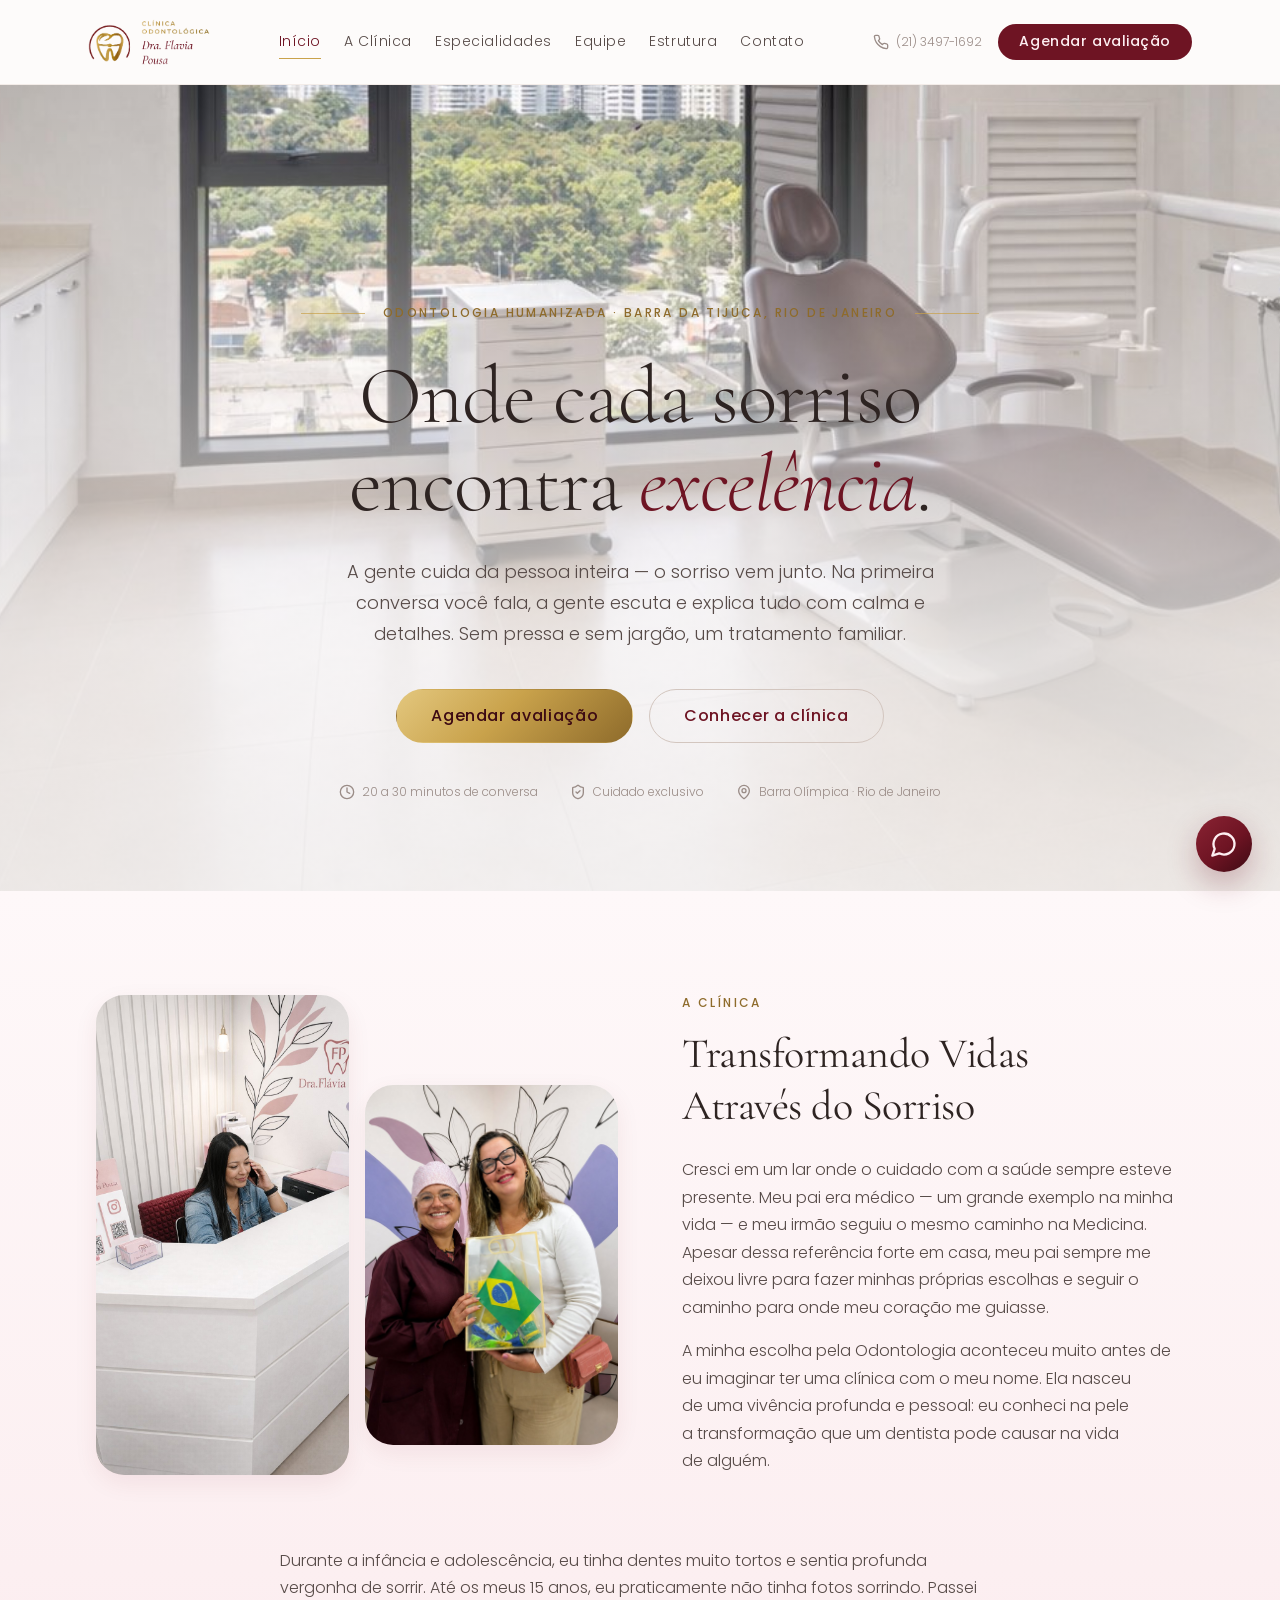
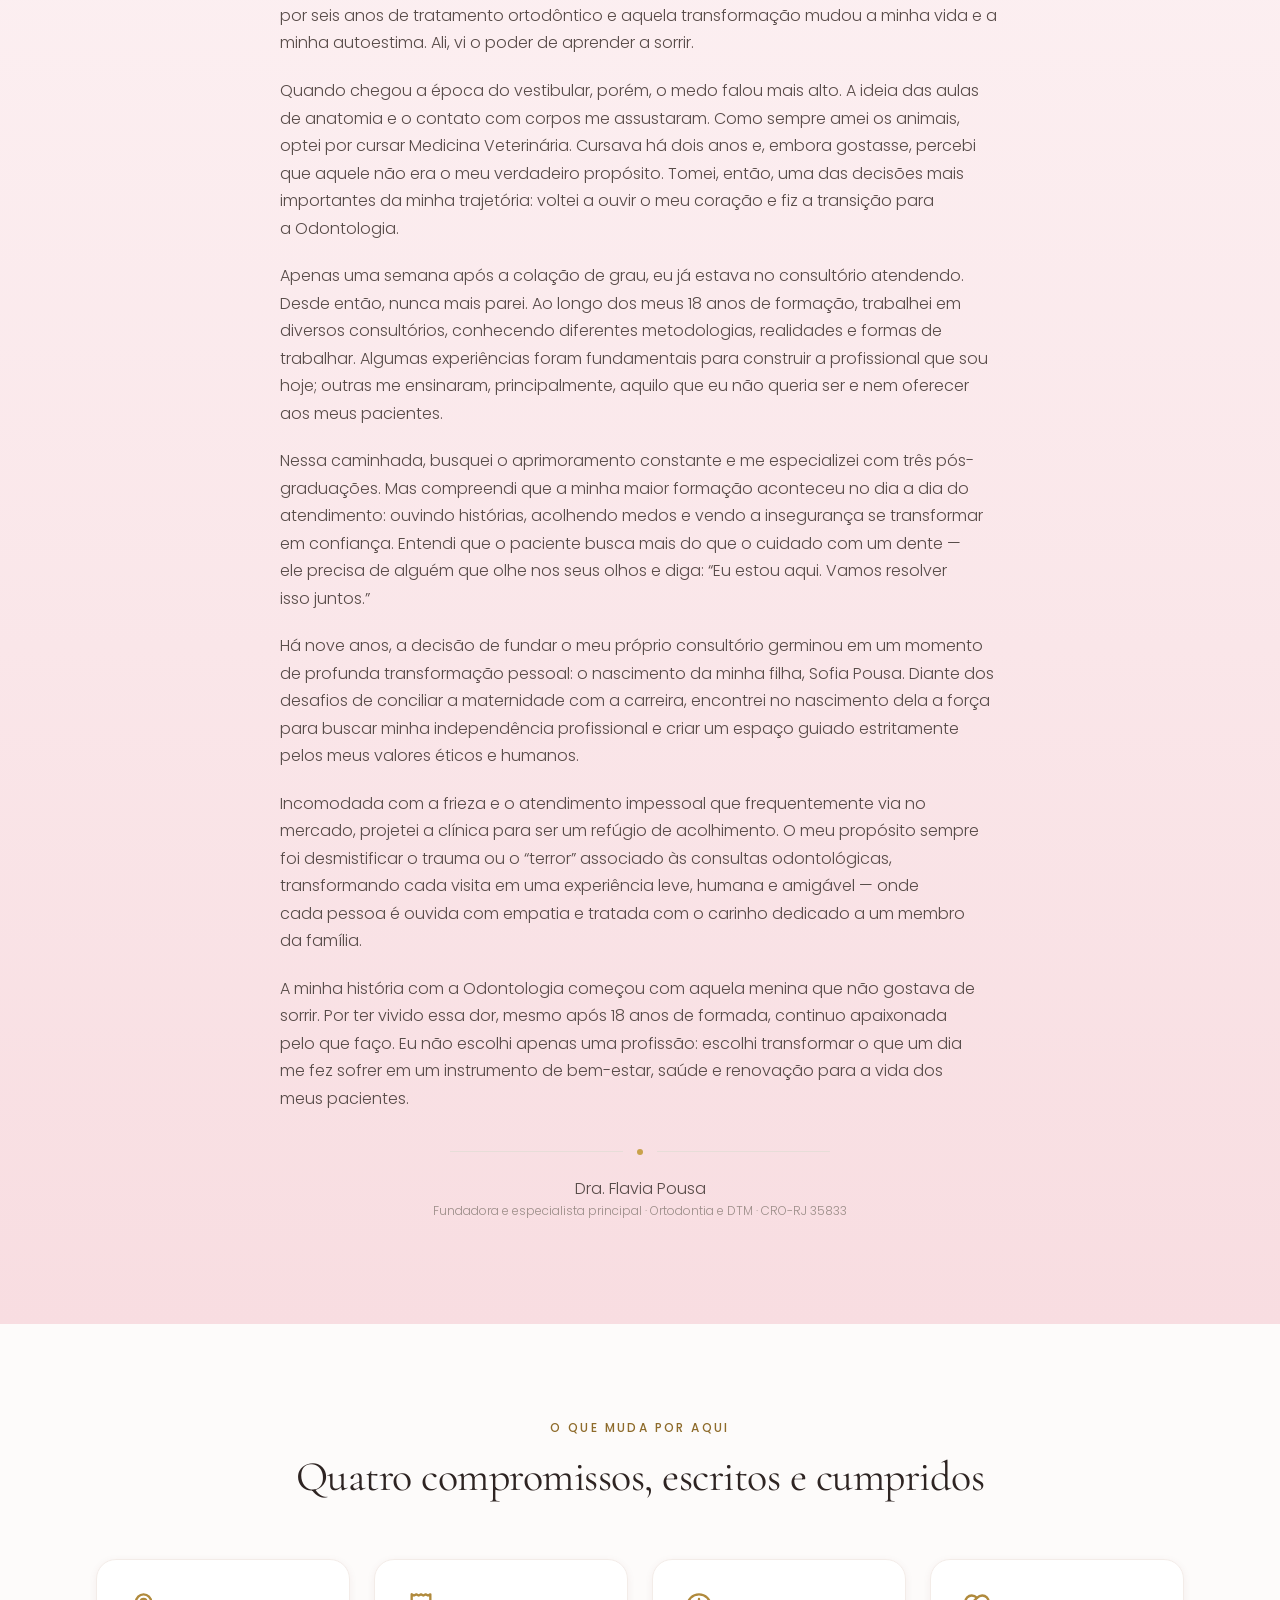
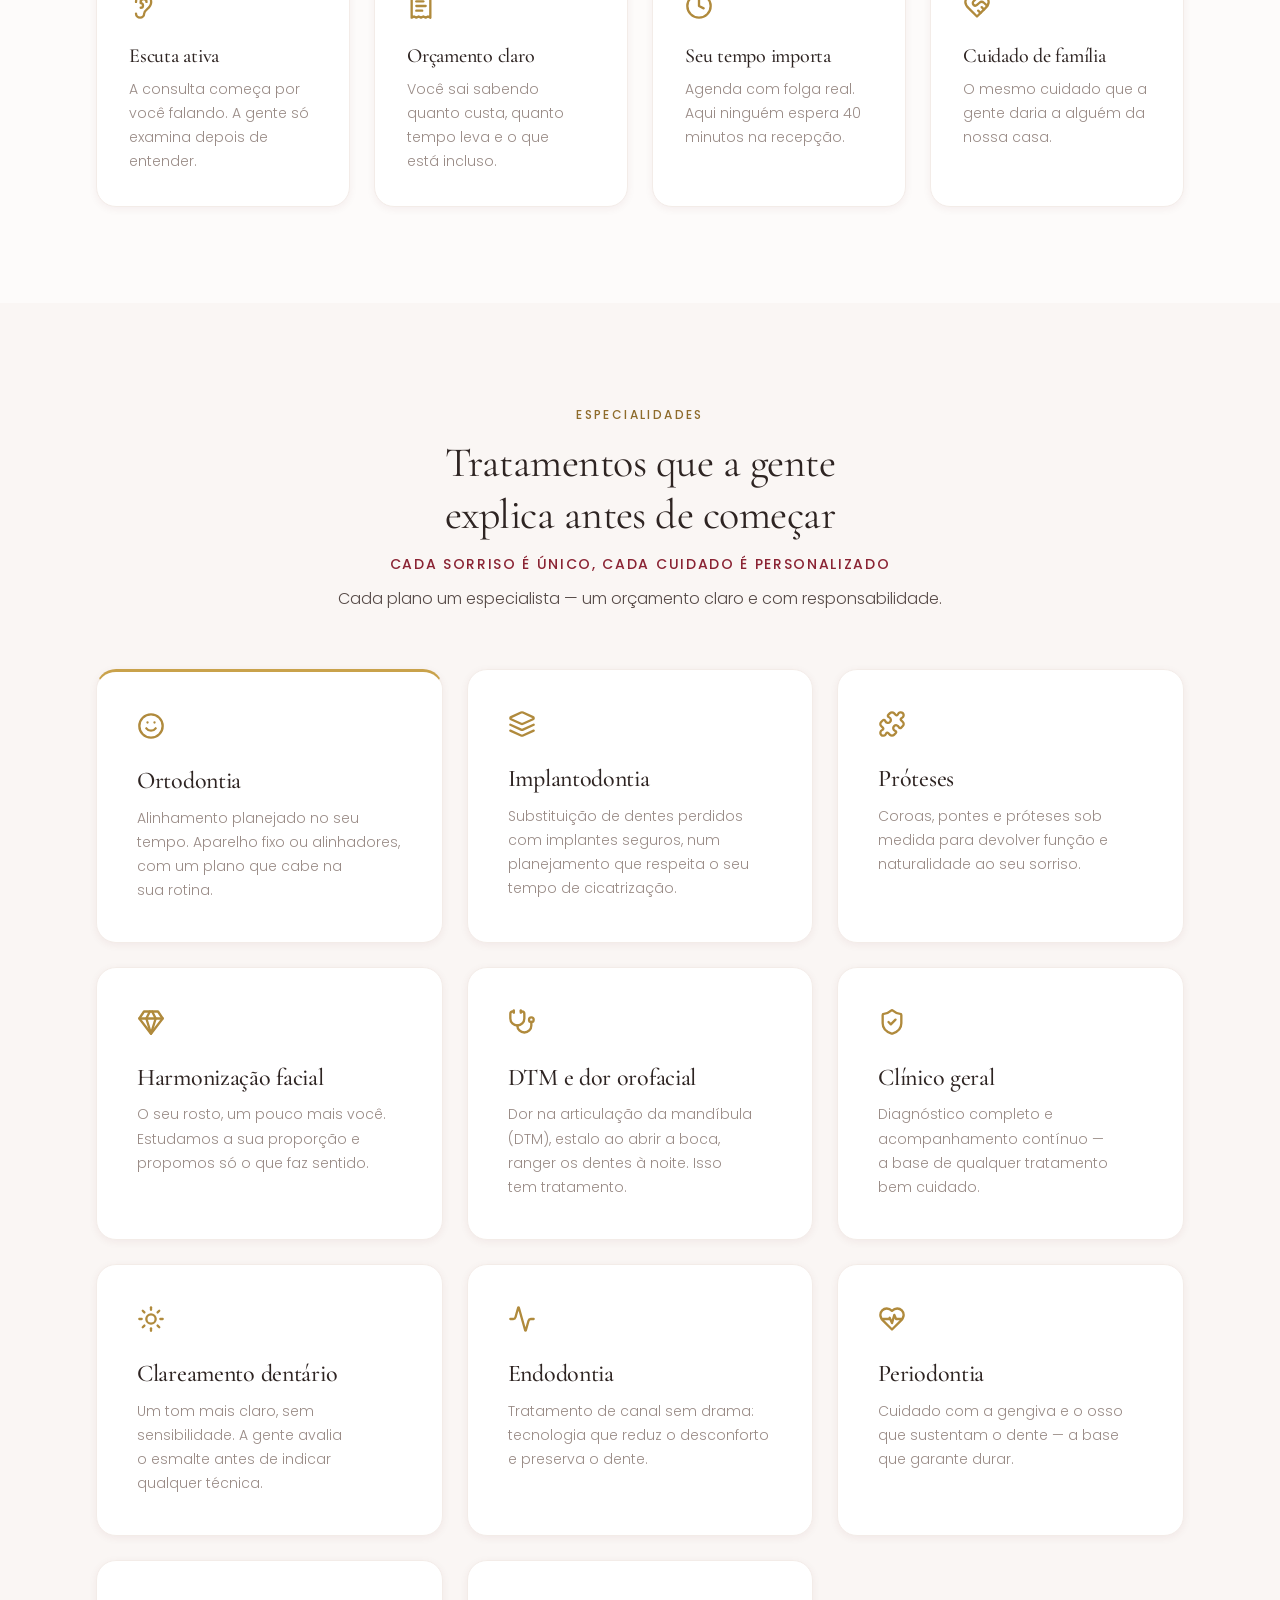
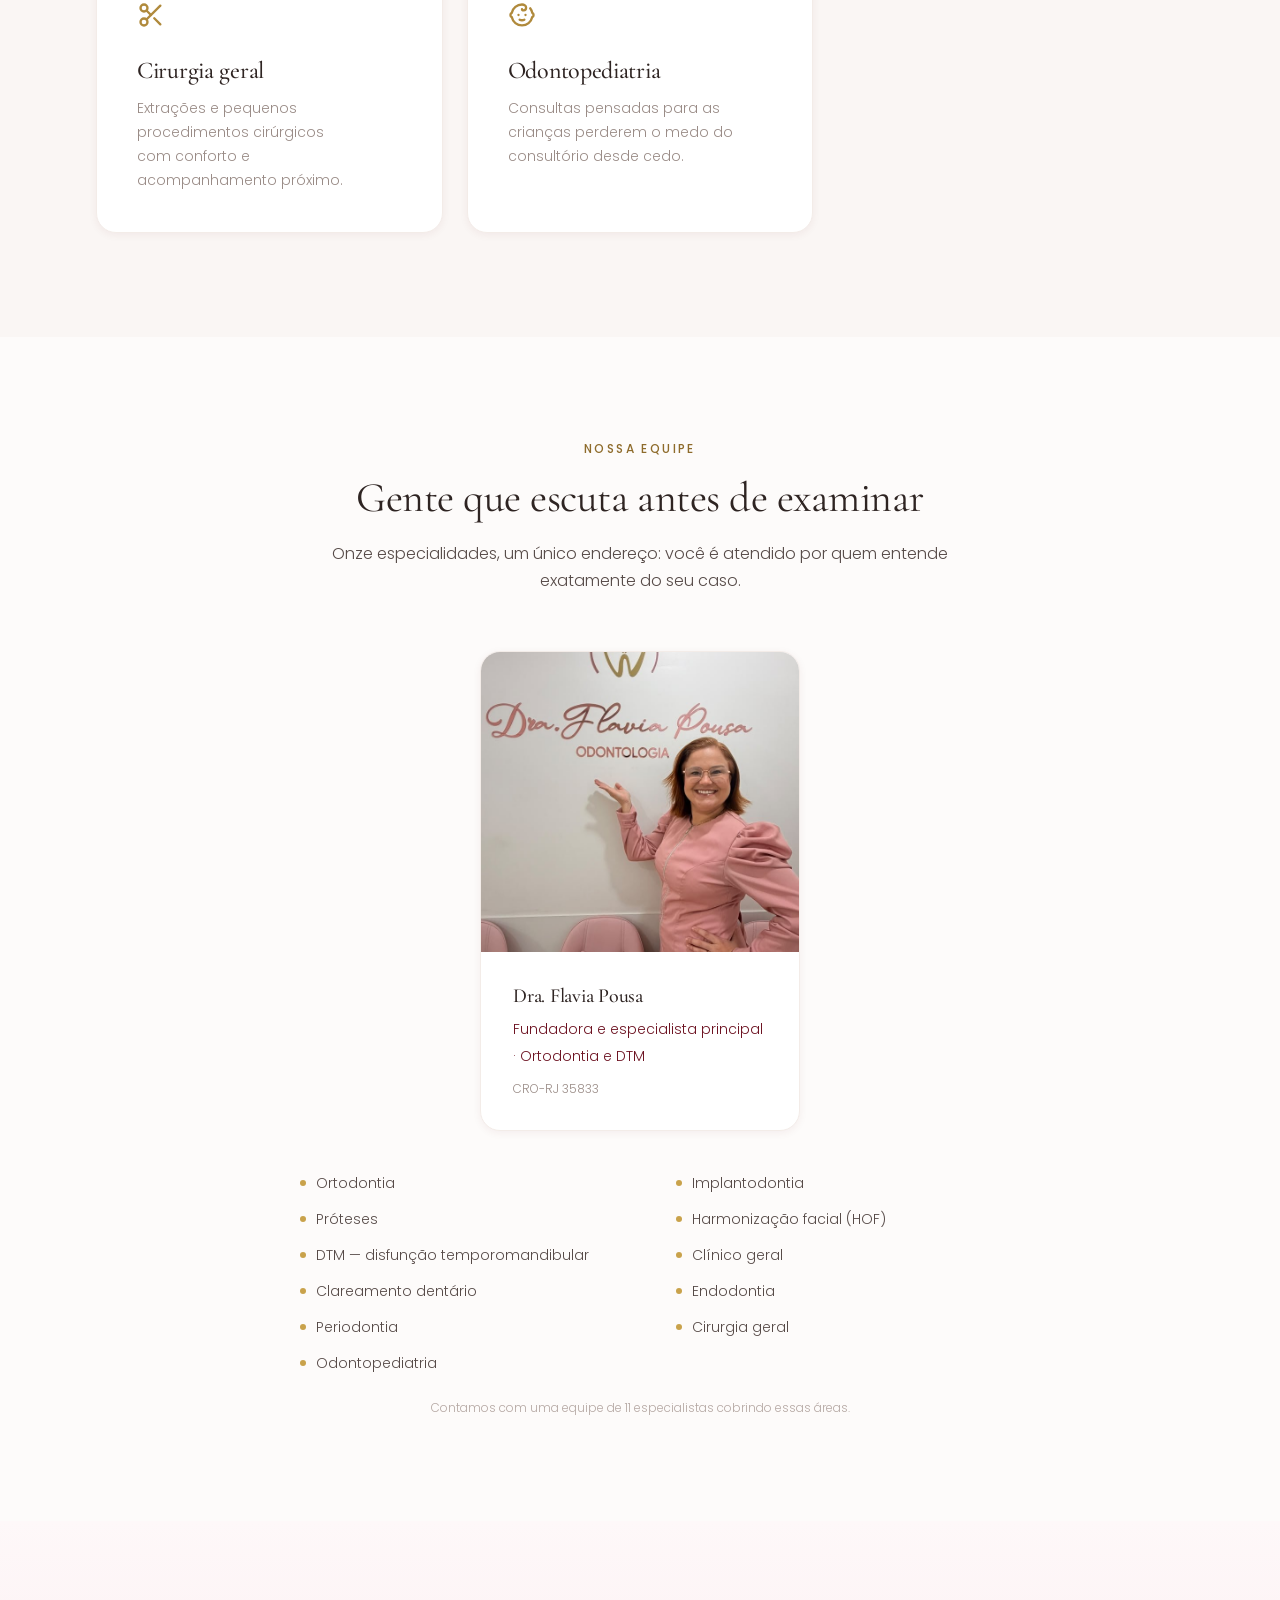
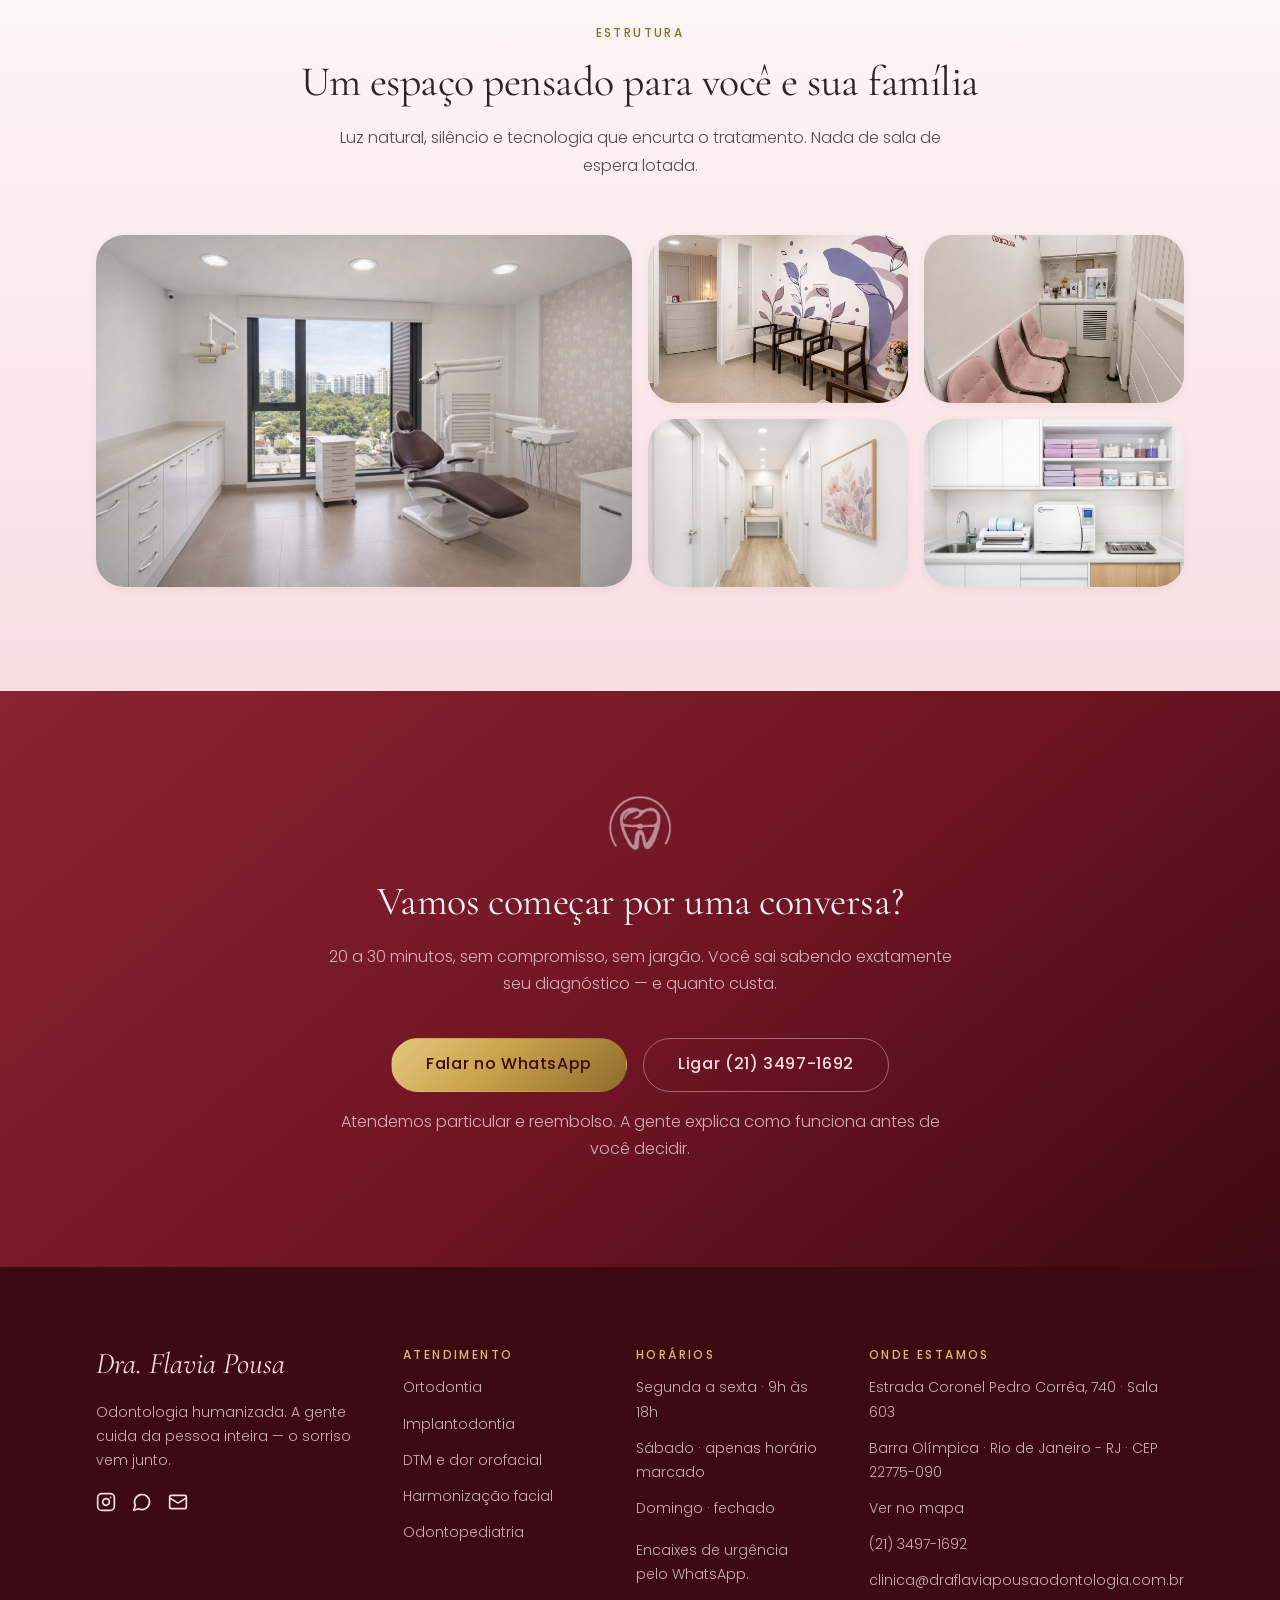
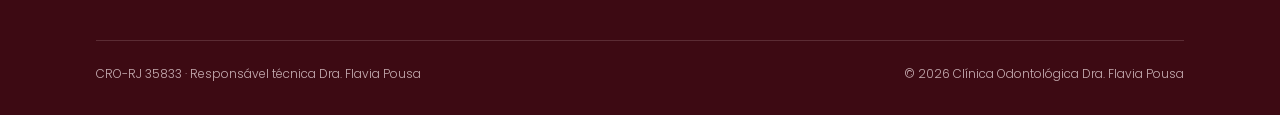
<file: index.html>
<!DOCTYPE html>
<html lang="pt-BR">
<head>
<meta charset="UTF-8">
<meta name="viewport" content="width=device-width, initial-scale=1">
<title>Clínica Odontológica Dra. Flavia Pousa | Odontologia Humanizada na Barra da Tijuca, RJ</title>
<meta name="description" content="Clínica odontológica humanizada na Barra Olímpica, Barra da Tijuca - RJ. Ortodontia, implantes, harmonização facial e mais de dez especialidades num só lugar. Primeira conversa sem compromisso, sem pressa e sem jargão.">
<link rel="canonical" href="https://www.draflaviapousaodontologia.com.br/">

<meta property="og:type" content="website">
<meta property="og:site_name" content="Clínica Odontológica Dra. Flavia Pousa">
<meta property="og:title" content="Clínica Odontológica Dra. Flavia Pousa | Odontologia Humanizada na Barra da Tijuca, RJ">
<meta property="og:description" content="Odontologia humanizada na Barra Olímpica, Barra da Tijuca - RJ. Ortodontia, implantes, harmonização facial e cuidado odontológico completo para toda a família.">
<meta property="og:image" content="https://www.draflaviapousaodontologia.com.br/assets/logo-horizontal.png">
<meta property="og:locale" content="pt_BR">
<meta name="twitter:card" content="summary">

<link rel="icon" type="image/png" href="assets/logo-symbol.png">
<link rel="apple-touch-icon" href="assets/logo-symbol.png">

<link rel="preconnect" href="https://fonts.googleapis.com">
<link rel="preconnect" href="https://fonts.gstatic.com" crossorigin>
<link rel="stylesheet" href="css/tokens.css">
<link rel="stylesheet" href="css/styles.css">

<script type="application/ld+json">
{
  "@context": "https://schema.org",
  "@type": "Dentist",
  "name": "Clínica Odontológica Dra. Flavia Pousa",
  "url": "https://www.draflaviapousaodontologia.com.br/",
  "image": "https://www.draflaviapousaodontologia.com.br/assets/logo-horizontal.png",
  "telephone": "+552134971692",
  "email": "clinica@draflaviapousaodontologia.com.br",
  "priceRange": "$$",
  "address": {
    "@type": "PostalAddress",
    "streetAddress": "Estrada Coronel Pedro Corrêa, 740 - Sala 603, Barra Olímpica",
    "addressLocality": "Rio de Janeiro",
    "addressRegion": "RJ",
    "postalCode": "22775-090",
    "addressCountry": "BR"
  },
  "geo": {
    "@type": "GeoCoordinates",
    "latitude": -22.9670763,
    "longitude": -43.3908279
  },
  "areaServed": ["Barra Olímpica", "Barra da Tijuca", "Jacarepaguá", "Rio de Janeiro"],
  "openingHoursSpecification": [
    {
      "@type": "OpeningHoursSpecification",
      "dayOfWeek": ["Monday","Tuesday","Wednesday","Thursday","Friday"],
      "opens": "09:00",
      "closes": "18:00"
    },
    {
      "@type": "OpeningHoursSpecification",
      "dayOfWeek": ["Saturday"],
      "description": "Apenas horário marcado"
    }
  ],
  "sameAs": [
    "https://instagram.com/draflaviapousa",
    "https://maps.google.com/maps?cid=5886056929968583812"
  ]
}
</script>
</head>
<body>

<!-- Sprite de ícones (Lucide, ISC License) — inline para funcionar em qualquer navegador sem requisição extra -->
<svg xmlns="http://www.w3.org/2000/svg" style="display:none">
<symbol id="icon-activity" viewBox="0 0 24 24" fill="none" stroke="currentColor" stroke-width="2" stroke-linecap="round" stroke-linejoin="round"><path d="M22 12h-2.48a2 2 0 0 0-1.93 1.46l-2.35 8.36a.25.25 0 0 1-.48 0L9.24 2.18a.25.25 0 0 0-.48 0l-2.35 8.36A2 2 0 0 1 4.49 12H2" /></symbol>
<symbol id="icon-baby" viewBox="0 0 24 24" fill="none" stroke="currentColor" stroke-width="2" stroke-linecap="round" stroke-linejoin="round"><path d="M9 12h.01" /><path d="M15 12h.01" /><path d="M10 16c.5.3 1.2.5 2 .5s1.5-.2 2-.5" /><path d="M19 6.3a9 9 0 0 1 1.8 3.9 2 2 0 0 1 0 3.6 9 9 0 0 1-17.6 0 2 2 0 0 1 0-3.6A9 9 0 0 1 12 3c2 0 3.5 1.1 3.5 2.5s-.9 2.5-2 2.5c-.8 0-1.5-.4-1.5-1" /></symbol>
<symbol id="icon-clock" viewBox="0 0 24 24" fill="none" stroke="currentColor" stroke-width="2" stroke-linecap="round" stroke-linejoin="round"><circle cx="12" cy="12" r="10" /><polyline points="12 6 12 12 16 14" /></symbol>
<symbol id="icon-ear" viewBox="0 0 24 24" fill="none" stroke="currentColor" stroke-width="2" stroke-linecap="round" stroke-linejoin="round"><path d="M6 8.5a6.5 6.5 0 1 1 13 0c0 6-6 6-6 10a3.5 3.5 0 1 1-7 0" /><path d="M15 8.5a2.5 2.5 0 0 0-5 0v1a2 2 0 1 1 0 4" /></symbol>
<symbol id="icon-gem" viewBox="0 0 24 24" fill="none" stroke="currentColor" stroke-width="2" stroke-linecap="round" stroke-linejoin="round"><path d="M6 3h12l4 6-10 13L2 9Z" /><path d="M11 3 8 9l4 13 4-13-3-6" /><path d="M2 9h20" /></symbol>
<symbol id="icon-heart-handshake" viewBox="0 0 24 24" fill="none" stroke="currentColor" stroke-width="2" stroke-linecap="round" stroke-linejoin="round"><path d="M19 14c1.49-1.46 3-3.21 3-5.5A5.5 5.5 0 0 0 16.5 3c-1.76 0-3 .5-4.5 2-1.5-1.5-2.74-2-4.5-2A5.5 5.5 0 0 0 2 8.5c0 2.3 1.5 4.05 3 5.5l7 7Z" /><path d="M12 5 9.04 7.96a2.17 2.17 0 0 0 0 3.08c.82.82 2.13.85 3 .07l2.07-1.9a2.82 2.82 0 0 1 3.79 0l2.96 2.66" /><path d="m18 15-2-2" /><path d="m15 18-2-2" /></symbol>
<symbol id="icon-heart-pulse" viewBox="0 0 24 24" fill="none" stroke="currentColor" stroke-width="2" stroke-linecap="round" stroke-linejoin="round"><path d="M19 14c1.49-1.46 3-3.21 3-5.5A5.5 5.5 0 0 0 16.5 3c-1.76 0-3 .5-4.5 2-1.5-1.5-2.74-2-4.5-2A5.5 5.5 0 0 0 2 8.5c0 2.3 1.5 4.05 3 5.5l7 7Z" /><path d="M3.22 12H9.5l.5-1 2 4.5 2-7 1.5 3.5h5.27" /></symbol>
<symbol id="icon-instagram" viewBox="0 0 24 24" fill="none" stroke="currentColor" stroke-width="2" stroke-linecap="round" stroke-linejoin="round"><rect width="20" height="20" x="2" y="2" rx="5" ry="5" /><path d="M16 11.37A4 4 0 1 1 12.63 8 4 4 0 0 1 16 11.37z" /><line x1="17.5" x2="17.51" y1="6.5" y2="6.5" /></symbol>
<symbol id="icon-layers" viewBox="0 0 24 24" fill="none" stroke="currentColor" stroke-width="2" stroke-linecap="round" stroke-linejoin="round"><path d="m12.83 2.18a2 2 0 0 0-1.66 0L2.6 6.08a1 1 0 0 0 0 1.83l8.58 3.91a2 2 0 0 0 1.66 0l8.58-3.9a1 1 0 0 0 0-1.83Z" /><path d="m22 17.65-9.17 4.16a2 2 0 0 1-1.66 0L2 17.65" /><path d="m22 12.65-9.17 4.16a2 2 0 0 1-1.66 0L2 12.65" /></symbol>
<symbol id="icon-mail" viewBox="0 0 24 24" fill="none" stroke="currentColor" stroke-width="2" stroke-linecap="round" stroke-linejoin="round"><rect width="20" height="16" x="2" y="4" rx="2" /><path d="m22 7-8.97 5.7a1.94 1.94 0 0 1-2.06 0L2 7" /></symbol>
<symbol id="icon-map-pin" viewBox="0 0 24 24" fill="none" stroke="currentColor" stroke-width="2" stroke-linecap="round" stroke-linejoin="round"><path d="M20 10c0 4.993-5.539 10.193-7.399 11.799a1 1 0 0 1-1.202 0C9.539 20.193 4 14.993 4 10a8 8 0 0 1 16 0" /><circle cx="12" cy="10" r="3" /></symbol>
<symbol id="icon-menu" viewBox="0 0 24 24" fill="none" stroke="currentColor" stroke-width="2" stroke-linecap="round" stroke-linejoin="round"><line x1="4" x2="20" y1="12" y2="12" /><line x1="4" x2="20" y1="6" y2="6" /><line x1="4" x2="20" y1="18" y2="18" /></symbol>
<symbol id="icon-message-circle" viewBox="0 0 24 24" fill="none" stroke="currentColor" stroke-width="2" stroke-linecap="round" stroke-linejoin="round"><path d="M7.9 20A9 9 0 1 0 4 16.1L2 22Z" /></symbol>
<symbol id="icon-phone" viewBox="0 0 24 24" fill="none" stroke="currentColor" stroke-width="2" stroke-linecap="round" stroke-linejoin="round"><path d="M22 16.92v3a2 2 0 0 1-2.18 2 19.79 19.79 0 0 1-8.63-3.07 19.5 19.5 0 0 1-6-6 19.79 19.79 0 0 1-3.07-8.67A2 2 0 0 1 4.11 2h3a2 2 0 0 1 2 1.72 12.84 12.84 0 0 0 .7 2.81 2 2 0 0 1-.45 2.11L8.09 9.91a16 16 0 0 0 6 6l1.27-1.27a2 2 0 0 1 2.11-.45 12.84 12.84 0 0 0 2.81.7A2 2 0 0 1 22 16.92z" /></symbol>
<symbol id="icon-puzzle" viewBox="0 0 24 24" fill="none" stroke="currentColor" stroke-width="2" stroke-linecap="round" stroke-linejoin="round"><path d="M19.439 7.85c-.049.322.059.648.289.878l1.568 1.568c.47.47.706 1.087.706 1.704s-.235 1.233-.706 1.704l-1.611 1.611a.98.98 0 0 1-.837.276c-.47-.07-.802-.48-.968-.925a2.501 2.501 0 1 0-3.214 3.214c.446.166.855.497.925.968a.979.979 0 0 1-.276.837l-1.61 1.61a2.404 2.404 0 0 1-1.705.707 2.402 2.402 0 0 1-1.704-.706l-1.568-1.568a1.026 1.026 0 0 0-.877-.29c-.493.074-.84.504-1.02.968a2.5 2.5 0 1 1-3.237-3.237c.464-.18.894-.527.967-1.02a1.026 1.026 0 0 0-.289-.877l-1.568-1.568A2.402 2.402 0 0 1 1.998 12c0-.617.236-1.234.706-1.704L4.23 8.77c.24-.24.581-.353.917-.303.515.077.877.528 1.073 1.01a2.5 2.5 0 1 0 3.259-3.259c-.482-.196-.933-.558-1.01-1.073-.05-.336.062-.676.303-.917l1.525-1.525A2.402 2.402 0 0 1 12 1.998c.617 0 1.234.236 1.704.706l1.568 1.568c.23.23.556.338.877.29.493-.074.84-.504 1.02-.968a2.5 2.5 0 1 1 3.237 3.237c-.464.18-.894.527-.967 1.02Z" /></symbol>
<symbol id="icon-receipt-text" viewBox="0 0 24 24" fill="none" stroke="currentColor" stroke-width="2" stroke-linecap="round" stroke-linejoin="round"><path d="M4 2v20l2-1 2 1 2-1 2 1 2-1 2 1 2-1 2 1V2l-2 1-2-1-2 1-2-1-2 1-2-1-2 1Z" /><path d="M14 8H8" /><path d="M16 12H8" /><path d="M13 16H8" /></symbol>
<symbol id="icon-scissors" viewBox="0 0 24 24" fill="none" stroke="currentColor" stroke-width="2" stroke-linecap="round" stroke-linejoin="round"><circle cx="6" cy="6" r="3" /><path d="M8.12 8.12 12 12" /><path d="M20 4 8.12 15.88" /><circle cx="6" cy="18" r="3" /><path d="M14.8 14.8 20 20" /></symbol>
<symbol id="icon-shield-check" viewBox="0 0 24 24" fill="none" stroke="currentColor" stroke-width="2" stroke-linecap="round" stroke-linejoin="round"><path d="M20 13c0 5-3.5 7.5-7.66 8.95a1 1 0 0 1-.67-.01C7.5 20.5 4 18 4 13V6a1 1 0 0 1 1-1c2 0 4.5-1.2 6.24-2.72a1.17 1.17 0 0 1 1.52 0C14.51 3.81 17 5 19 5a1 1 0 0 1 1 1z" /><path d="m9 12 2 2 4-4" /></symbol>
<symbol id="icon-smile" viewBox="0 0 24 24" fill="none" stroke="currentColor" stroke-width="2" stroke-linecap="round" stroke-linejoin="round"><circle cx="12" cy="12" r="10" /><path d="M8 14s1.5 2 4 2 4-2 4-2" /><line x1="9" x2="9.01" y1="9" y2="9" /><line x1="15" x2="15.01" y1="9" y2="9" /></symbol>
<symbol id="icon-stethoscope" viewBox="0 0 24 24" fill="none" stroke="currentColor" stroke-width="2" stroke-linecap="round" stroke-linejoin="round"><path d="M11 2v2" /><path d="M5 2v2" /><path d="M5 3H4a2 2 0 0 0-2 2v4a6 6 0 0 0 12 0V5a2 2 0 0 0-2-2h-1" /><path d="M8 15a6 6 0 0 0 12 0v-3" /><circle cx="20" cy="10" r="2" /></symbol>
<symbol id="icon-sun" viewBox="0 0 24 24" fill="none" stroke="currentColor" stroke-width="2" stroke-linecap="round" stroke-linejoin="round"><circle cx="12" cy="12" r="4" /><path d="M12 2v2" /><path d="M12 20v2" /><path d="m4.93 4.93 1.41 1.41" /><path d="m17.66 17.66 1.41 1.41" /><path d="M2 12h2" /><path d="M20 12h2" /><path d="m6.34 17.66-1.41 1.41" /><path d="m19.07 4.93-1.41 1.41" /></symbol>
</svg>

<header class="site-header">
  <div class="container">
    <a href="#inicio" class="brand-link">
      <img src="assets/logo-horizontal.png" alt="Clínica Odontológica Dra. Flavia Pousa" width="220" height="46">
    </a>
    <nav class="nav-desktop" aria-label="Navegação principal">
      <a href="#inicio" data-navlink="inicio">Início</a>
      <a href="#clinica" data-navlink="clinica">A Clínica</a>
      <a href="#especialidades" data-navlink="especialidades">Especialidades</a>
      <a href="#equipe" data-navlink="equipe">Equipe</a>
      <a href="#estrutura" data-navlink="estrutura">Estrutura</a>
      <a href="#contato" data-navlink="contato">Contato</a>
    </nav>
    <div class="header-actions">
      <a href="tel:+552134971692" class="header-phone">
        <svg class="icon icon-16" aria-hidden="true"><use href="#icon-phone"></use></svg>
        (21) 3497-1692
      </a>
      <a href="#agendar" class="btn btn-primary btn-sm">Agendar avaliação</a>
      <button type="button" class="nav-toggle" data-nav-toggle aria-label="Abrir menu" aria-expanded="false">
        <svg class="icon icon-20" aria-hidden="true"><use href="#icon-menu"></use></svg>
      </button>
    </div>
  </div>
  <div class="nav-mobile" data-nav-mobile>
    <div class="nav-mobile-links">
      <a href="#inicio">Início</a>
      <a href="#clinica">A Clínica</a>
      <a href="#especialidades">Especialidades</a>
      <a href="#equipe">Equipe</a>
      <a href="#estrutura">Estrutura</a>
      <a href="#contato">Contato</a>
      <div style="margin-top:20px">
        <a href="#agendar" class="btn btn-primary btn-md btn-full">Agendar avaliação</a>
      </div>
    </div>
  </div>
</header>

<section id="inicio" class="hero">
  <div class="hero-media">
    <div class="img-slot has-photo">
      <img src="assets/fotos/hero-consultorio.jpg" alt="Consultório odontológico da Clínica Dra. Flavia Pousa, com vista para a Barra da Tijuca, RJ" loading="eager" fetchpriority="high" width="1536" height="1024">
    </div>
  </div>
  <div class="hero-veil"></div>
  <div class="hero-content">
    <div class="eyebrow-row">
      <span class="eyebrow-rule"></span>
      <span class="eyebrow">Odontologia humanizada · Barra da Tijuca, Rio de Janeiro</span>
      <span class="eyebrow-rule"></span>
    </div>
    <h1 class="hero-title">Onde cada sorriso encontra <em>excelência</em>.</h1>
    <p class="hero-lede">A gente cuida da pessoa inteira — o sorriso vem junto. Na primeira conversa você fala, a gente escuta e explica tudo com calma e detalhes. Sem pressa e sem jargão, um tratamento familiar.</p>
    <div class="hero-actions">
      <a href="#agendar" class="btn btn-gold btn-lg">Agendar avaliação</a>
      <a href="#clinica" class="btn btn-outline btn-lg">Conhecer a clínica</a>
    </div>
    <div class="hero-meta">
      <span><svg class="icon icon-16" aria-hidden="true"><use href="#icon-clock"></use></svg> 20 a 30 minutos de conversa</span>
      <span><svg class="icon icon-16" aria-hidden="true"><use href="#icon-shield-check"></use></svg> Cuidado exclusivo</span>
      <span><svg class="icon icon-16" aria-hidden="true"><use href="#icon-map-pin"></use></svg> Barra Olímpica · Rio de Janeiro</span>
    </div>
  </div>
</section>

<section id="clinica" class="section section-blush">
  <div class="container" data-reveal>
    <div data-split>
      <div class="clinica-media">
        <div class="img-frame tall">
          <div class="img-slot has-photo">
            <img src="assets/fotos/recepcao-vertical.jpg" alt="Recepção da Clínica Dra. Flavia Pousa, atendimento acolhedor na Barra Olímpica, Barra da Tijuca, RJ" loading="lazy" width="1024" height="1536">
          </div>
        </div>
        <div class="img-frame short">
          <div class="img-slot has-photo">
            <img src="assets/fotos/detalhe-ambiente.jpg" alt="Equipe da Clínica Dra. Flavia Pousa acolhendo uma paciente com carinho, Barra da Tijuca, RJ" loading="lazy" width="1024" height="1536">
          </div>
        </div>
      </div>
      <div class="clinica-copy">
        <span class="eyebrow">A clínica</span>
        <h2>Transformando Vidas Através do Sorriso</h2>
        <p>Cresci em um lar onde o cuidado com a saúde sempre esteve presente. Meu pai era médico — um grande exemplo na minha vida — e meu irmão seguiu o mesmo caminho na Medicina. Apesar dessa referência forte em casa, meu pai sempre me deixou livre para fazer minhas próprias escolhas e seguir o caminho para onde meu coração me guiasse.</p>
        <p>A minha escolha pela Odontologia aconteceu muito antes de eu imaginar ter uma clínica com o meu nome. Ela nasceu de uma vivência profunda e pessoal: eu conheci na pele a transformação que um dentista pode causar na vida de alguém.</p>
      </div>
    </div>

    <div class="clinica-biografia">
      <p>Durante a infância e adolescência, eu tinha dentes muito tortos e sentia profunda vergonha de sorrir. Até os meus 15 anos, eu praticamente não tinha fotos sorrindo. Passei por seis anos de tratamento ortodôntico e aquela transformação mudou a minha vida e a minha autoestima. Ali, vi o poder de aprender a sorrir.</p>
      <p>Quando chegou a época do vestibular, porém, o medo falou mais alto. A ideia das aulas de anatomia e o contato com corpos me assustaram. Como sempre amei os animais, optei por cursar Medicina Veterinária. Cursava há dois anos e, embora gostasse, percebi que aquele não era o meu verdadeiro propósito. Tomei, então, uma das decisões mais importantes da minha trajetória: voltei a ouvir o meu coração e fiz a transição para a Odontologia.</p>
      <p>Apenas uma semana após a colação de grau, eu já estava no consultório atendendo. Desde então, nunca mais parei. Ao longo dos meus 18 anos de formação, trabalhei em diversos consultórios, conhecendo diferentes metodologias, realidades e formas de trabalhar. Algumas experiências foram fundamentais para construir a profissional que sou hoje; outras me ensinaram, principalmente, aquilo que eu não queria ser e nem oferecer aos meus pacientes.</p>
      <p>Nessa caminhada, busquei o aprimoramento constante e me especializei com três pós-graduações. Mas compreendi que a minha maior formação aconteceu no dia a dia do atendimento: ouvindo histórias, acolhendo medos e vendo a insegurança se transformar em confiança. Entendi que o paciente busca mais do que o cuidado com um dente — ele precisa de alguém que olhe nos seus olhos e diga: “Eu estou aqui. Vamos resolver isso juntos.”</p>
      <p>Há nove anos, a decisão de fundar o meu próprio consultório germinou em um momento de profunda transformação pessoal: o nascimento da minha filha, Sofia Pousa. Diante dos desafios de conciliar a maternidade com a carreira, encontrei no nascimento dela a força para buscar minha independência profissional e criar um espaço guiado estritamente pelos meus valores éticos e humanos.</p>
      <p>Incomodada com a frieza e o atendimento impessoal que frequentemente via no mercado, projetei a clínica para ser um refúgio de acolhimento. O meu propósito sempre foi desmistificar o trauma ou o “terror” associado às consultas odontológicas, transformando cada visita em uma experiência leve, humana e amigável — onde cada pessoa é ouvida com empatia e tratada com o carinho dedicado a um membro da família.</p>
      <p>A minha história com a Odontologia começou com aquela menina que não gostava de sorrir. Por ter vivido essa dor, mesmo após 18 anos de formada, continuo apaixonada pelo que faço. Eu não escolhi apenas uma profissão: escolhi transformar o que um dia me fez sofrer em um instrumento de bem-estar, saúde e renovação para a vida dos meus pacientes.</p>
      <div class="signature-rule">
        <span class="line"></span><span class="dot"></span><span class="line"></span>
      </div>
      <p class="signature" style="text-align:center">Dra. Flavia Pousa</p>
      <span class="signature-role" style="display:block;text-align:center">Fundadora e especialista principal · Ortodontia e DTM · CRO-RJ 35833</span>
    </div>
  </div>
</section>

<section class="section-sm section-page">
  <div class="container" data-reveal>
    <div class="section-header">
      <span class="eyebrow">O que muda por aqui</span>
      <h2>Quatro compromissos, escritos e cumpridos</h2>
    </div>
    <div data-cards4>
      <div class="card card-plain card-pad-md card-elevation-sm feature-card">
        <svg class="icon icon-28" aria-hidden="true"><use href="#icon-ear"></use></svg>
        <h3>Escuta ativa</h3>
        <p>A consulta começa por você falando. A gente só examina depois de entender.</p>
      </div>
      <div class="card card-plain card-pad-md card-elevation-sm feature-card">
        <svg class="icon icon-28" aria-hidden="true"><use href="#icon-receipt-text"></use></svg>
        <h3>Orçamento claro</h3>
        <p>Você sai sabendo quanto custa, quanto tempo leva e o que está incluso.</p>
      </div>
      <div class="card card-plain card-pad-md card-elevation-sm feature-card">
        <svg class="icon icon-28" aria-hidden="true"><use href="#icon-clock"></use></svg>
        <h3>Seu tempo importa</h3>
        <p>Agenda com folga real. Aqui ninguém espera 40 minutos na recepção.</p>
      </div>
      <div class="card card-plain card-pad-md card-elevation-sm feature-card">
        <svg class="icon icon-28" aria-hidden="true"><use href="#icon-heart-handshake"></use></svg>
        <h3>Cuidado de família</h3>
        <p>O mesmo cuidado que a gente daria a alguém da nossa casa.</p>
      </div>
    </div>
  </div>
</section>

<section id="especialidades" class="section section-sand">
  <div class="container" data-reveal>
    <div class="section-header">
      <span class="eyebrow">Especialidades</span>
      <h2>Tratamentos que a gente explica antes de começar</h2>
      <p class="section-tagline">Cada sorriso é único, cada cuidado é personalizado</p>
      <p>Cada plano um especialista — um orçamento claro e com responsabilidade.</p>
    </div>
    <div data-specialties>
      <div class="card card-plain card-pad-lg card-elevation-sm card-gold-edge specialty-card">
        <svg class="icon icon-28" aria-hidden="true"><use href="#icon-smile"></use></svg>
        <h3>Ortodontia</h3>
        <p>Alinhamento planejado no seu tempo. Aparelho fixo ou alinhadores, com um plano que cabe na sua rotina.</p>
      </div>
      <div class="card card-plain card-pad-lg card-elevation-sm specialty-card">
        <svg class="icon icon-28" aria-hidden="true"><use href="#icon-layers"></use></svg>
        <h3>Implantodontia</h3>
        <p>Substituição de dentes perdidos com implantes seguros, num planejamento que respeita o seu tempo de cicatrização.</p>
      </div>
      <div class="card card-plain card-pad-lg card-elevation-sm specialty-card">
        <svg class="icon icon-28" aria-hidden="true"><use href="#icon-puzzle"></use></svg>
        <h3>Próteses</h3>
        <p>Coroas, pontes e próteses sob medida para devolver função e naturalidade ao seu sorriso.</p>
      </div>
      <div class="card card-plain card-pad-lg card-elevation-sm specialty-card">
        <svg class="icon icon-28" aria-hidden="true"><use href="#icon-gem"></use></svg>
        <h3>Harmonização facial</h3>
        <p>O seu rosto, um pouco mais você. Estudamos a sua proporção e propomos só o que faz sentido.</p>
      </div>
      <div class="card card-plain card-pad-lg card-elevation-sm specialty-card">
        <svg class="icon icon-28" aria-hidden="true"><use href="#icon-stethoscope"></use></svg>
        <h3>DTM e dor orofacial</h3>
        <p>Dor na articulação da mandíbula (DTM), estalo ao abrir a boca, ranger os dentes à noite. Isso tem tratamento.</p>
      </div>
      <div class="card card-plain card-pad-lg card-elevation-sm specialty-card">
        <svg class="icon icon-28" aria-hidden="true"><use href="#icon-shield-check"></use></svg>
        <h3>Clínico geral</h3>
        <p>Diagnóstico completo e acompanhamento contínuo — a base de qualquer tratamento bem cuidado.</p>
      </div>
      <div class="card card-plain card-pad-lg card-elevation-sm specialty-card">
        <svg class="icon icon-28" aria-hidden="true"><use href="#icon-sun"></use></svg>
        <h3>Clareamento dentário</h3>
        <p>Um tom mais claro, sem sensibilidade. A gente avalia o esmalte antes de indicar qualquer técnica.</p>
      </div>
      <div class="card card-plain card-pad-lg card-elevation-sm specialty-card">
        <svg class="icon icon-28" aria-hidden="true"><use href="#icon-activity"></use></svg>
        <h3>Endodontia</h3>
        <p>Tratamento de canal sem drama: tecnologia que reduz o desconforto e preserva o dente.</p>
      </div>
      <div class="card card-plain card-pad-lg card-elevation-sm specialty-card">
        <svg class="icon icon-28" aria-hidden="true"><use href="#icon-heart-pulse"></use></svg>
        <h3>Periodontia</h3>
        <p>Cuidado com a gengiva e o osso que sustentam o dente — a base que garante durar.</p>
      </div>
      <div class="card card-plain card-pad-lg card-elevation-sm specialty-card">
        <svg class="icon icon-28" aria-hidden="true"><use href="#icon-scissors"></use></svg>
        <h3>Cirurgia geral</h3>
        <p>Extrações e pequenos procedimentos cirúrgicos com conforto e acompanhamento próximo.</p>
      </div>
      <div class="card card-plain card-pad-lg card-elevation-sm specialty-card">
        <svg class="icon icon-28" aria-hidden="true"><use href="#icon-baby"></use></svg>
        <h3>Odontopediatria</h3>
        <p>Consultas pensadas para as crianças perderem o medo do consultório desde cedo.</p>
      </div>
    </div>
  </div>
</section>

<section id="equipe" class="section section-page">
  <div class="container" data-reveal>
    <div class="section-header">
      <span class="eyebrow">Nossa equipe</span>
      <h2>Gente que escuta antes de examinar</h2>
      <p>Onze especialidades, um único endereço: você é atendido por quem entende exatamente do seu caso.</p>
    </div>
    <div style="max-width:320px;margin:0 auto">
      <div class="card card-plain card-pad-none card-elevation-sm team-card">
        <div class="img-slot has-photo">
          <img src="assets/fotos/retrato-dra-flavia.jpg" alt="Dra. Flavia Pousa, fundadora e especialista principal da Clínica Odontológica Dra. Flavia Pousa, Barra da Tijuca, RJ" loading="lazy" width="720" height="1280">
        </div>
        <div class="team-card-body">
          <h3>Dra. Flavia Pousa</h3>
          <span class="team-role">Fundadora e especialista principal · Ortodontia e DTM</span>
          <p class="team-cro">CRO-RJ 35833</p>
        </div>
      </div>
    </div>
    <ul class="specialty-list">
      <li>Ortodontia</li>
      <li>Implantodontia</li>
      <li>Próteses</li>
      <li>Harmonização facial (HOF)</li>
      <li>DTM — disfunção temporomandibular</li>
      <li>Clínico geral</li>
      <li>Clareamento dentário</li>
      <li>Endodontia</li>
      <li>Periodontia</li>
      <li>Cirurgia geral</li>
      <li>Odontopediatria</li>
    </ul>
    <p class="team-note">Contamos com uma equipe de 11 especialistas cobrindo essas áreas.</p>
  </div>
</section>

<section id="estrutura" class="section section-blush">
  <div class="container" data-reveal>
    <div class="section-header">
      <span class="eyebrow">Estrutura</span>
      <h2>Um espaço pensado para você e sua família</h2>
      <p>Luz natural, silêncio e tecnologia que encurta o tratamento. Nada de sala de espera lotada.</p>
    </div>
    <div data-gallery>
      <div class="img-frame" data-gallery-hero>
        <div class="img-slot has-photo">
          <img src="assets/fotos/consultorio-principal.jpg" alt="Consultório principal da Clínica Dra. Flavia Pousa, com cadeira odontológica e vista para a Barra da Tijuca, RJ" loading="lazy" width="1536" height="1024">
        </div>
      </div>
      <div class="img-frame">
        <div class="img-slot has-photo">
          <img src="assets/fotos/sala-de-espera.jpg" alt="Sala de espera decorada da Clínica Dra. Flavia Pousa, Barra Olímpica, RJ" loading="lazy" width="1024" height="1024">
        </div>
      </div>
      <div class="img-frame">
        <div class="img-slot has-photo">
          <img src="assets/fotos/equipamento.jpg" alt="Área de espera interna com poltronas e logotipo da Clínica Dra. Flavia Pousa" loading="lazy" width="1024" height="1536">
        </div>
      </div>
      <div class="img-frame">
        <div class="img-slot has-photo">
          <img src="assets/fotos/corredor.jpg" alt="Corredor da clínica com quadro floral decorativo, Barra da Tijuca, RJ" loading="lazy" width="1536" height="1024">
        </div>
      </div>
      <div class="img-frame">
        <div class="img-slot has-photo">
          <img src="assets/fotos/detalhe-esterilizacao.jpg" alt="Bancada de esterilização com autoclave Mocom da Clínica Dra. Flavia Pousa" loading="lazy" width="1536" height="1024">
        </div>
      </div>
    </div>
  </div>
</section>

<section id="agendar" class="section section-wine">
  <div class="cta-section" data-reveal>
    <img src="assets/logo-symbol-mono.png" alt="" width="56" height="56">
    <h2>Vamos começar por uma conversa?</h2>
    <p>20 a 30 minutos, sem compromisso, sem jargão. Você sai sabendo exatamente seu diagnóstico — e quanto custa.</p>
    <div class="cta-actions">
      <a href="https://wa.me/5521979668927?text=Ol%C3%A1!%20Gostaria%20de%20agendar%20uma%20avalia%C3%A7%C3%A3o%20na%20cl%C3%ADnica." target="_blank" rel="noopener" class="btn btn-gold btn-lg">Falar no WhatsApp</a>
      <a href="tel:+552134971692" class="btn btn-ghost-on-wine btn-lg">Ligar (21) 3497-1692</a>
    </div>
    <p class="cta-fine">Atendemos particular e reembolso. A gente explica como funciona antes de você decidir.</p>
  </div>
</section>

<footer id="contato" class="site-footer">
  <div class="container">
    <div data-footer-grid>
      <div class="footer-brand">
        <span class="footer-signature">Dra. Flavia Pousa</span>
        <p>Odontologia humanizada. A gente cuida da pessoa inteira — o sorriso vem junto.</p>
        <div class="footer-social">
          <a href="https://instagram.com/draflaviapousa" target="_blank" rel="noopener" aria-label="Instagram">
            <svg class="icon icon-20" aria-hidden="true"><use href="#icon-instagram"></use></svg>
          </a>
          <a href="https://wa.me/5521979668927" target="_blank" rel="noopener" aria-label="WhatsApp">
            <svg class="icon icon-20" aria-hidden="true"><use href="#icon-message-circle"></use></svg>
          </a>
          <a href="mailto:clinica@draflaviapousaodontologia.com.br" aria-label="E-mail">
            <svg class="icon icon-20" aria-hidden="true"><use href="#icon-mail"></use></svg>
          </a>
        </div>
      </div>
      <div class="footer-col">
        <div class="footer-col-title">Atendimento</div>
        <a href="#especialidades">Ortodontia</a>
        <a href="#especialidades">Implantodontia</a>
        <a href="#especialidades">DTM e dor orofacial</a>
        <a href="#especialidades">Harmonização facial</a>
        <a href="#especialidades">Odontopediatria</a>
      </div>
      <div class="footer-col">
        <div class="footer-col-title">Horários</div>
        <span>Segunda a sexta · 9h às 18h</span>
        <span>Sábado · apenas horário marcado</span>
        <span>Domingo · fechado</span>
        <span class="footer-hours-note">Encaixes de urgência pelo WhatsApp.</span>
      </div>
      <div class="footer-col">
        <div class="footer-col-title">Onde estamos</div>
        <span>Estrada Coronel Pedro Corrêa, 740 · Sala 603</span>
        <span>Barra Olímpica · Rio de Janeiro - RJ · CEP 22775-090</span>
        <a href="https://www.google.com/maps/search/?api=1&query=Estrada+Coronel+Pedro+Corr%C3%AAa%2C+740+Sala+603+Barra+Olimpica+Rio+de+Janeiro" target="_blank" rel="noopener">Ver no mapa</a>
        <a href="tel:+552134971692">(21) 3497-1692</a>
        <a href="mailto:clinica@draflaviapousaodontologia.com.br">clinica@draflaviapousaodontologia.com.br</a>
      </div>
    </div>
    <div class="footer-bottom">
      <span>CRO-RJ 35833 · Responsável técnica Dra. Flavia Pousa</span>
      <span>© <span data-year>2026</span> Clínica Odontológica Dra. Flavia Pousa</span>
    </div>
  </div>
</footer>

<a href="https://wa.me/5521979668927?text=Ol%C3%A1!%20Gostaria%20de%20agendar%20uma%20avalia%C3%A7%C3%A3o%20na%20cl%C3%ADnica." target="_blank" rel="noopener" aria-label="Falar no WhatsApp" class="wa-float">
  <svg class="icon icon-28" aria-hidden="true"><use href="#icon-message-circle"></use></svg>
</a>

<script src="js/main.js"></script>
</body>
</html>
</file>
<file: css/tokens.css>
/* ==========================================================================
   Design tokens — Clínica Odontológica Dra. Flavia Pousa
   Paleta "Clássica refinada": rosa #F8DDE1 · vinho #6E1423 · dourado #C9A24B
   ========================================================================== */

@import url("https://fonts.googleapis.com/css2?family=Cormorant+Garamond:ital,wght@0,300;0,400;0,500;0,600;0,700;1,300;1,400;1,500;1,600&family=Poppins:ital,wght@0,300;0,400;0,500;0,600;1,300;1,400&display=swap");

:root{
  /* Cor — rosa */
  --blush-50:#FEF8F9; --blush-100:#FDEEF1; --blush-200:#F8DDE1; --blush-300:#F0C6CD; --blush-400:#E3A6B1;

  /* Cor — vinho */
  --wine-900:#3D0A13; --wine-800:#56101B; --wine-700:#6E1423; --wine-600:#8A2333; --wine-500:#A63C4B; --wine-300:#C9808B; --wine-100:#EDD3D7;

  /* Cor — dourado */
  --gold-700:#8E6B2B; --gold-600:#B08A3C; --gold-500:#C9A24B; --gold-400:#D8B96F; --gold-300:#E3C77E; --gold-100:#F3E6C8;

  /* Cor — neutros quentes */
  --ivory:#FDFBFA;
  --sand-50:#FAF6F4; --sand-100:#F3ECE8; --sand-200:#E7DDD8; --sand-300:#D3C6BF;
  --stone-400:#B4A7A2; --stone-500:#9A8C87; --stone-600:#7A6C68; --stone-700:#574B48;
  --ink:#2E2422;
  --sage-500:#7C8B6C; --sage-100:#E7EADF;
  --white:#FFFFFF;

  /* Gradientes */
  --gradient-gold:linear-gradient(135deg,#E3C77E 0%,#C9A24B 45%,#8E6B2B 100%);
  --gradient-gold-soft:linear-gradient(135deg,#F3E6C8 0%,#D8B96F 100%);
  --gradient-wine:linear-gradient(140deg,#8A2333 0%,#6E1423 55%,#3D0A13 100%);
  --gradient-blush:linear-gradient(180deg,#FEF8F9 0%,#F8DDE1 100%);
  --gradient-veil:linear-gradient(180deg,rgba(253,251,250,0) 0%,rgba(253,251,250,.92) 70%,#FDFBFA 100%);

  /* Texto */
  --text-strong:var(--ink);
  --text-body:var(--stone-700);
  --text-muted:var(--stone-500);
  --text-faint:var(--stone-400);
  --text-accent:var(--wine-700);
  --text-gold:var(--gold-700);
  --text-on-wine:var(--blush-100);
  --text-on-wine-muted:rgba(253,238,241,.72);
  --text-on-blush:var(--wine-700);

  /* Superfícies */
  --surface-page:var(--ivory);
  --surface-card:var(--white);
  --surface-soft:var(--blush-50);
  --surface-blush:var(--blush-200);
  --surface-sand:var(--sand-50);
  --surface-wine:var(--wine-700);
  --surface-wine-deep:var(--wine-900);
  --surface-overlay:rgba(46,36,34,.42);

  /* Bordas */
  --border-hairline:var(--sand-100);
  --border-subtle:var(--sand-200);
  --border-strong:var(--sand-300);
  --border-gold:var(--gold-300);
  --border-wine:var(--wine-700);
  --border-blush:var(--blush-300);

  /* Ações e estado */
  --action-primary:var(--wine-700);
  --action-primary-hover:var(--wine-600);
  --action-primary-active:var(--wine-800);
  --action-gold:var(--gold-500);
  --action-gold-hover:var(--gold-600);
  --focus-ring:var(--gold-500);
  --focus-ring-halo:rgba(201,162,75,.30);
  --status-success:var(--sage-500); --status-success-bg:var(--sage-100);
  --status-warning:var(--gold-600); --status-warning-bg:var(--gold-100);
  --status-danger:var(--wine-500); --status-danger-bg:var(--wine-100);
  --status-info:var(--wine-600); --status-info-bg:var(--blush-100);

  /* Tipografia */
  --font-display:"Cormorant Garamond",Georgia,"Times New Roman",serif;
  --font-signature:"Cormorant Garamond",Georgia,serif;
  --font-sans:"Poppins",system-ui,-apple-system,"Segoe UI",sans-serif;
  --font-body:var(--font-sans);

  --text-2xs:11px; --text-xs:12px; --text-sm:14px; --text-base:16px; --text-lg:18px;
  --text-xl:20px; --text-2xl:24px; --text-3xl:30px; --text-4xl:38px; --text-5xl:48px;
  --text-6xl:64px; --text-7xl:82px;

  --weight-light:300; --weight-regular:400; --weight-medium:500; --weight-semibold:600; --weight-bold:700;
  --leading-tight:1.08; --leading-snug:1.24; --leading-normal:1.5; --leading-relaxed:1.72;
  --tracking-eyebrow:.20em; --tracking-caps:.12em; --tracking-wide:.04em; --tracking-normal:0; --tracking-tight:-.012em;

  --type-display:var(--weight-light) var(--text-6xl)/var(--leading-tight) var(--font-display);
  --type-h1:var(--weight-light) var(--text-5xl)/var(--leading-tight) var(--font-display);
  --type-h2:var(--weight-regular) var(--text-4xl)/var(--leading-snug) var(--font-display);
  --type-h3:var(--weight-medium) var(--text-2xl)/var(--leading-snug) var(--font-display);
  --type-signature:italic var(--weight-regular) var(--text-4xl)/1.1 var(--font-signature);
  --type-eyebrow:var(--weight-medium) var(--text-xs)/1.4 var(--font-sans);
  --type-body:var(--weight-light) var(--text-base)/var(--leading-relaxed) var(--font-sans);
  --type-body-sm:var(--weight-light) var(--text-sm)/var(--leading-relaxed) var(--font-sans);
  --type-label:var(--weight-medium) var(--text-sm)/1.4 var(--font-sans);
  --type-caption:var(--weight-light) var(--text-xs)/1.5 var(--font-sans);

  /* Espaço — base 4px */
  --space-0:0; --space-1:4px; --space-2:8px; --space-3:12px; --space-4:16px; --space-5:20px;
  --space-6:24px; --space-7:32px; --space-8:40px; --space-9:48px; --space-10:64px;
  --space-11:80px; --space-12:104px; --space-13:136px;
  --container-max:1200px; --container-narrow:720px; --gutter:24px; --gutter-lg:48px;
  --section-y:var(--space-12); --section-y-sm:var(--space-10);

  /* Raios */
  --radius-xs:6px; --radius-sm:10px; --radius-md:14px; --radius-lg:20px; --radius-xl:28px; --radius-2xl:36px; --radius-pill:999px;
  --radius-card:var(--radius-lg); --radius-control:var(--radius-pill); --radius-field:var(--radius-md); --radius-image:var(--radius-xl);
  --border-width:1px; --border-width-thick:1.5px;

  /* Sombras */
  --shadow-xs:0 1px 2px rgba(110,20,35,.05);
  --shadow-sm:0 2px 8px rgba(110,20,35,.06);
  --shadow-md:0 8px 24px rgba(110,20,35,.07);
  --shadow-lg:0 18px 48px rgba(110,20,35,.09);
  --shadow-xl:0 32px 80px rgba(110,20,35,.12);
  --shadow-gold:0 8px 24px rgba(201,162,75,.22);
  --shadow-inset-hairline:inset 0 0 0 1px var(--sand-100);
  --blur-veil:blur(14px); --blur-scrim:blur(3px);

  /* Movimento */
  --dur-instant:100ms; --dur-fast:160ms; --dur-base:260ms; --dur-slow:420ms; --dur-veil:700ms;
  --ease-soft:cubic-bezier(.22,.61,.36,1); --ease-out:cubic-bezier(.16,1,.3,1); --ease-in-out:cubic-bezier(.65,0,.35,1);
  --transition-control:color var(--dur-fast) var(--ease-soft),background-color var(--dur-fast) var(--ease-soft),border-color var(--dur-fast) var(--ease-soft),box-shadow var(--dur-fast) var(--ease-soft),transform var(--dur-fast) var(--ease-soft);
}

/* Reset + elementos base */
*,*::before,*::after{box-sizing:border-box}
html,body{margin:0}
body{background:var(--surface-page);color:var(--text-body);font:var(--type-body);-webkit-font-smoothing:antialiased;text-rendering:optimizeLegibility}
h1,h2,h3,h4{margin:0;color:var(--text-strong);font-family:var(--font-display);font-weight:var(--weight-light);letter-spacing:var(--tracking-tight);text-wrap:balance}
p{margin:0;text-wrap:pretty}
a{color:var(--text-accent);text-decoration:none;border-bottom:1px solid var(--border-blush);transition:var(--transition-control)}
a:hover{color:var(--wine-600);border-bottom-color:var(--gold-500)}
a:focus-visible,button:focus-visible,input:focus-visible,select:focus-visible,textarea:focus-visible,[tabindex]:focus-visible{outline:2px solid var(--focus-ring);outline-offset:2px;border-radius:var(--radius-xs)}
::selection{background:var(--blush-200);color:var(--wine-700)}
</file>
<file: css/styles.css>
/* ==========================================================================
   Estilos — Clínica Odontológica Dra. Flavia Pousa
   ========================================================================== */

html{scroll-behavior:smooth;scroll-padding-top:104px;background:var(--surface-page)}
@media (prefers-reduced-motion:reduce){html{scroll-behavior:auto}}

body{overflow-x:hidden;font:var(--type-body);color:var(--text-body)}

.container{max-width:var(--container-max);margin:0 auto;padding:0 clamp(20px,4vw,48px)}

img{max-width:100%;display:block}

/* ---------- Ícones ---------- */
.icon{display:inline-block;flex-shrink:0}
.icon svg{width:100%;height:100%;display:block}
.icon-16{width:16px;height:16px}
.icon-20{width:20px;height:20px}
.icon-28{width:28px;height:28px}

/* ---------- Botões ---------- */
.btn{display:inline-flex;align-items:center;justify-content:center;gap:8px;border-radius:var(--radius-control);
  font:var(--type-label);letter-spacing:var(--tracking-wide);white-space:nowrap;cursor:pointer;
  transition:var(--transition-control);border:1px solid transparent;border-bottom:1px solid transparent}
.btn:hover{border-bottom:1px solid transparent}
.btn-sm{height:36px;padding:0 20px;font-size:var(--text-sm)}
.btn-md{height:44px;padding:0 26px;font-size:var(--text-sm)}
.btn-lg{height:54px;padding:0 34px;font-size:var(--text-base)}
.btn-full{width:100%}

.btn-primary{background:var(--action-primary);color:var(--text-on-wine)}
.btn-primary:hover{background:var(--action-primary-hover);color:var(--text-on-wine);transform:translateY(-1px);box-shadow:var(--shadow-md)}
.btn-primary:active{background:var(--action-primary-active);transform:translateY(0)}

.btn-gold{background:var(--gradient-gold);color:var(--wine-900)}
.btn-gold:hover{filter:brightness(1.06);color:var(--wine-900);transform:translateY(-1px);box-shadow:var(--shadow-gold)}
.btn-gold:active{transform:translateY(0);filter:brightness(1)}

.btn-outline{background:transparent;color:var(--text-accent);border-color:var(--border-strong)}
.btn-outline:hover{color:var(--wine-600);border-color:var(--wine-700);background:var(--blush-50)}

.btn-ghost-on-wine{background:transparent;color:var(--blush-200);border-color:rgba(248,221,225,.42)}
.btn-ghost-on-wine:hover{color:var(--gold-300);border-color:var(--gold-300)}

/* ---------- Cards ---------- */
.card{background:var(--surface-card);border-radius:var(--radius-card);border:1px solid var(--border-hairline)}
.card-plain{background:var(--surface-card)}
.card-soft{background:var(--surface-soft);border-color:var(--border-hairline)}
.card-pad-md{padding:var(--space-7)}
.card-pad-lg{padding:var(--space-8)}
.card-pad-none{padding:0}
.card-elevation-sm{box-shadow:var(--shadow-sm)}
.card-gold-edge{border-top:3px solid var(--gold-500)}

/* ---------- Placeholders de imagem ---------- */
.img-slot{position:relative;width:100%;height:100%;min-height:100%;background:var(--gradient-blush);
  display:flex;align-items:center;justify-content:center;text-align:center;overflow:hidden}
.img-slot::before{content:"";position:absolute;inset:0;
  background-image:repeating-linear-gradient(135deg,rgba(110,20,35,.05) 0 2px,transparent 2px 14px)}
.img-slot span{position:relative;font:var(--type-caption);color:var(--wine-600);opacity:.75;padding:0 16px;max-width:80%}
.img-slot img{position:absolute;inset:0;width:100%;height:100%;object-fit:cover;display:none}
.img-slot.has-photo img{display:block}
.img-slot.has-photo::before,.img-slot.has-photo span{display:none}

/* ---------- Header ---------- */
.site-header{position:sticky;top:0;z-index:40;background:rgba(253,251,250,.90);
  backdrop-filter:var(--blur-veil);-webkit-backdrop-filter:var(--blur-veil);border-bottom:1px solid var(--border-hairline)}
.site-header .container{height:clamp(64px,8vw,84px);display:flex;align-items:center;justify-content:space-between;gap:24px}
.brand-link{display:flex;align-items:center;border-bottom:0}
.brand-link img{height:clamp(34px,4.4vw,46px);width:auto}

.nav-desktop{display:flex;align-items:center;gap:clamp(12px,1.8vw,28px)}
.nav-desktop a{font:var(--type-body-sm);letter-spacing:var(--tracking-wide);color:var(--text-body);
  padding:4px 0;border-bottom:1px solid transparent;white-space:nowrap}
.nav-desktop a:hover,.nav-desktop a.active{color:var(--text-accent);border-bottom-color:var(--gold-500)}

.header-actions{display:flex;align-items:center;gap:16px}
.header-phone{display:inline-flex;align-items:center;gap:7px;font:var(--type-caption);color:var(--text-muted);border-bottom:0;white-space:nowrap}

.nav-toggle{display:none;align-items:center;justify-content:center;width:44px;height:44px;border-radius:var(--radius-control);
  border:1px solid var(--border-subtle);background:var(--white);color:var(--wine-700);cursor:pointer}

.nav-mobile{display:none;border-top:1px solid var(--border-hairline);background:var(--ivory);padding:16px clamp(20px,4vw,48px) 24px}
.nav-mobile[data-open]{display:block}
.nav-mobile-links{display:flex;flex-direction:column;gap:2px}
.nav-mobile-links a{font:var(--type-body);color:var(--text-body);padding:12px 0;border-bottom:1px solid var(--border-hairline)}

@media (max-width:1220px){.header-phone{display:none}}
@media (max-width:1080px){
  .nav-desktop{display:none}
  .nav-toggle{display:inline-flex}
}

/* ---------- Hero ---------- */
.hero{position:relative;min-height:clamp(560px,86vh,860px);display:flex;align-items:flex-end;justify-content:center;
  overflow:hidden;background:var(--gradient-blush)}
.hero-media{position:absolute;left:0;right:0;top:-75%;bottom:0}
.hero-veil{position:absolute;inset:0;background:var(--gradient-veil);pointer-events:none;opacity:.84}
.hero-content{position:relative;width:100%;max-width:940px;margin:0 auto;
  padding:clamp(140px,20vw,220px) clamp(20px,4vw,48px) clamp(48px,7vw,96px);text-align:center}
.eyebrow-row{display:flex;align-items:center;justify-content:center;gap:18px;margin-bottom:clamp(20px,3vw,30px)}
.eyebrow-rule{display:block;width:clamp(28px,6vw,64px);height:1px;background:var(--gold-500);opacity:.7}
.eyebrow{font:var(--type-eyebrow);letter-spacing:var(--tracking-eyebrow);text-transform:uppercase;color:var(--gold-700)}
.hero-title{font:var(--type-display);font-size:clamp(40px,7.4vw,82px);letter-spacing:var(--tracking-tight);color:var(--text-strong)}
.hero-title em{font-style:italic;color:var(--wine-700)}
.hero-lede{font:var(--type-body);font-size:clamp(16px,1.4vw,19px);color:var(--text-body);max-width:600px;margin:clamp(20px,3vw,28px) auto 0}
.hero-actions{display:flex;flex-wrap:wrap;gap:16px;justify-content:center;margin-top:clamp(28px,4vw,40px)}
.hero-meta{display:flex;flex-wrap:wrap;gap:clamp(16px,3vw,32px);justify-content:center;margin-top:clamp(28px,4vw,40px);
  font:var(--type-caption);color:var(--text-muted)}
.hero-meta span{display:inline-flex;align-items:center;gap:7px}

/* ---------- Seções genéricas ---------- */
.section{padding:clamp(64px,9vw,104px) clamp(20px,4vw,48px)}
.section-sm{padding:clamp(56px,8vw,96px) clamp(20px,4vw,48px)}
.section-blush{background:var(--gradient-blush)}
.section-page{background:var(--surface-page)}
.section-sand{background:var(--surface-sand)}
.section-wine{background:var(--gradient-wine)}
.section-header{text-align:center;max-width:700px;margin:0 auto clamp(36px,5vw,56px)}
.section-header .eyebrow{display:block}
.section-header h2{font:var(--type-h2);font-size:clamp(30px,3.6vw,42px);color:var(--text-strong);margin-top:14px}
.section-header p{font:var(--type-body);color:var(--text-body);margin-top:16px}
.section-header .section-tagline{font:var(--type-label);letter-spacing:var(--tracking-caps);text-transform:uppercase;color:var(--wine-600);margin-top:14px}
.section-header .section-tagline + p{margin-top:10px}

/* ---------- A clínica (split) ---------- */
[data-split]{display:grid;gap:clamp(32px,5vw,80px);align-items:center;grid-template-columns:1.02fr .98fr}
.clinica-media{display:grid;grid-template-columns:1fr 1fr;gap:16px;align-items:start}
.clinica-media .img-frame{border-radius:var(--radius-image);overflow:hidden;box-shadow:var(--shadow-md)}
.clinica-media .img-frame.tall{height:clamp(300px,42vw,480px)}
.clinica-media .img-frame.short{height:clamp(220px,32vw,360px);margin-top:clamp(40px,7vw,90px)}
.clinica-copy .eyebrow{display:block}
.clinica-copy h2{font:var(--type-h2);font-size:clamp(30px,3.6vw,42px);color:var(--text-strong);margin:16px 0 0}
.clinica-copy p{font:var(--type-body);color:var(--text-body);max-width:520px;margin:16px 0 0}
.clinica-copy p:first-of-type{margin-top:24px}
.signature-rule{display:flex;align-items:center;gap:14px;max-width:380px;margin:clamp(28px,4vw,36px) 0 0}
.signature-rule span.line{flex:1;height:1px;background:var(--border-subtle)}
.signature-rule span.dot{width:6px;height:6px;border-radius:999px;background:var(--gold-500)}
.signature{font:var(--type-signature);font-size:clamp(26px,3vw,34px);color:var(--wine-700);margin-top:18px}
.signature-role{font:var(--type-caption);color:var(--text-muted)}

/* ---------- Biografia (texto longo, coluna de leitura) ---------- */
.clinica-biografia{max-width:var(--container-narrow);margin:clamp(48px,6vw,72px) auto 0}
.clinica-biografia p{font:var(--type-body);color:var(--text-body);margin-top:20px}
.clinica-biografia p:first-child{margin-top:0}
.clinica-biografia .signature-rule{margin-left:auto;margin-right:auto}

/* ---------- Grids de cards ---------- */
[data-cards4]{display:grid;gap:24px;grid-template-columns:repeat(4,1fr)}
[data-cards3]{display:grid;gap:24px;grid-template-columns:repeat(3,1fr)}
[data-specialties]{display:grid;gap:24px;grid-template-columns:repeat(3,1fr)}

.feature-card .icon{color:var(--gold-600);margin-bottom:16px}
.feature-card h3{font:var(--type-h3);font-size:var(--text-xl);margin-bottom:8px}
.feature-card p{font:var(--type-body-sm);color:var(--text-muted)}

.specialty-card .icon{color:var(--gold-600);margin-bottom:18px}
.specialty-card h3{font:var(--type-h3);margin-bottom:10px}
.specialty-card p{font:var(--type-body-sm);color:var(--text-muted)}

/* ---------- Equipe ---------- */
.team-card{overflow:hidden}
.team-card .img-slot{height:clamp(240px,26vw,300px)}
.team-card-body{padding:var(--space-7)}
.team-card-body h3{font:var(--type-h3);font-size:var(--text-xl);margin-bottom:6px}
.team-role{font:var(--type-body-sm);color:var(--text-accent)}
.team-cro{font:var(--type-caption);color:var(--text-muted);margin-top:10px}

.team-note{font:var(--type-caption);color:var(--text-faint);text-align:center;margin-top:24px}

.specialty-list{display:grid;gap:12px 32px;grid-template-columns:repeat(2,1fr);max-width:760px;margin:clamp(28px,4vw,40px) auto 0;
  text-align:left}
.specialty-list li{display:flex;align-items:baseline;gap:10px;font:var(--type-body-sm);color:var(--text-body)}
.specialty-list li::before{content:"";width:6px;height:6px;border-radius:999px;background:var(--gold-500);flex-shrink:0;
  transform:translateY(-2px)}

/* ---------- Galeria / estrutura ---------- */
[data-gallery]{display:grid;gap:16px;grid-template-columns:repeat(4,1fr);grid-auto-rows:clamp(120px,14vw,168px)}
[data-gallery] .img-frame{border-radius:var(--radius-image);overflow:hidden;box-shadow:var(--shadow-sm)}
@media (min-width:1081px){[data-gallery-hero]{grid-column:span 2;grid-row:span 2}}

/* ---------- CTA final ---------- */
.cta-section{text-align:center;max-width:640px;margin:0 auto}
.cta-section img{height:56px;width:auto;margin:0 auto;opacity:.5;filter:brightness(0) invert(1)}
.cta-section h2{font:var(--type-h2);font-size:clamp(28px,3.4vw,40px);color:var(--blush-100);margin-top:26px}
.cta-section p{font:var(--type-body);color:var(--text-on-wine-muted);margin-top:16px}
.cta-actions{display:flex;flex-wrap:wrap;gap:16px;justify-content:center;margin-top:clamp(28px,4vw,40px)}
.cta-fine{font:var(--type-caption);color:var(--text-on-wine-muted);margin-top:24px}

/* ---------- Rodapé ---------- */
.site-footer{background:var(--surface-wine-deep);padding:clamp(56px,7vw,80px) clamp(20px,4vw,48px) 32px}
[data-footer-grid]{display:grid;gap:clamp(32px,4vw,48px);grid-template-columns:1.4fr 1fr 1fr 1fr;align-items:start}
.footer-brand{display:flex;flex-direction:column;gap:20px}
.footer-signature{font:var(--type-signature);font-size:var(--text-3xl);color:var(--blush-200)}
.footer-brand p{font:var(--type-body-sm);color:var(--text-on-wine-muted);max-width:300px}
.footer-social{display:flex;gap:16px;color:var(--blush-200)}
.footer-social a{display:inline-flex;color:var(--blush-200);border-bottom:0}
.footer-social a:hover{color:var(--gold-400)}
.footer-col{display:flex;flex-direction:column;gap:12px}
.footer-col-title{font:var(--type-eyebrow);letter-spacing:var(--tracking-eyebrow);text-transform:uppercase;color:var(--gold-400)}
.footer-col a,.footer-col span{font:var(--type-body-sm);color:var(--text-on-wine-muted);border-bottom:0}
.footer-col a:hover{color:var(--blush-200)}
.footer-hours-note{font:var(--type-caption);color:var(--gold-300);margin-top:6px}
.footer-bottom{margin-top:clamp(36px,5vw,48px);padding-top:24px;border-top:1px solid rgba(248,221,225,.16);
  display:flex;flex-wrap:wrap;gap:12px;justify-content:space-between;align-items:center}
.footer-bottom span{font:var(--type-caption);color:var(--text-on-wine-muted)}

/* ---------- WhatsApp flutuante ---------- */
.wa-float{position:fixed;right:clamp(16px,3vw,28px);bottom:clamp(16px,3vw,28px);z-index:50;width:56px;height:56px;
  border-radius:999px;background:var(--gradient-wine);color:var(--blush-100);display:flex;align-items:center;justify-content:center;
  box-shadow:0 12px 30px rgba(110,20,35,.28);border-bottom:0}
.wa-float:hover{color:var(--gold-300)}

/* ---------- Animação de entrada ---------- */
@keyframes om-rise{from{opacity:0;transform:translateY(14px)}to{opacity:1;transform:none}}
[data-reveal]{opacity:0}
[data-reveal].is-visible{animation:om-rise 620ms cubic-bezier(.22,.61,.36,1) both}
@media (prefers-reduced-motion:reduce){[data-reveal]{opacity:1;animation:none}}

/* ---------- Responsivo ---------- */
@media (max-width:1040px){
  [data-cards4],[data-specialties]{grid-template-columns:repeat(2,1fr)}
}
@media (max-width:1080px){
  [data-split]{grid-template-columns:1fr}
  [data-gallery]{grid-template-columns:repeat(2,1fr)}
  [data-footer-grid]{grid-template-columns:1fr 1fr}
}
@media (max-width:620px){
  [data-cards4],[data-cards3],[data-specialties],[data-footer-grid]{grid-template-columns:1fr}
  .specialty-list{grid-template-columns:1fr}
}
</file>
